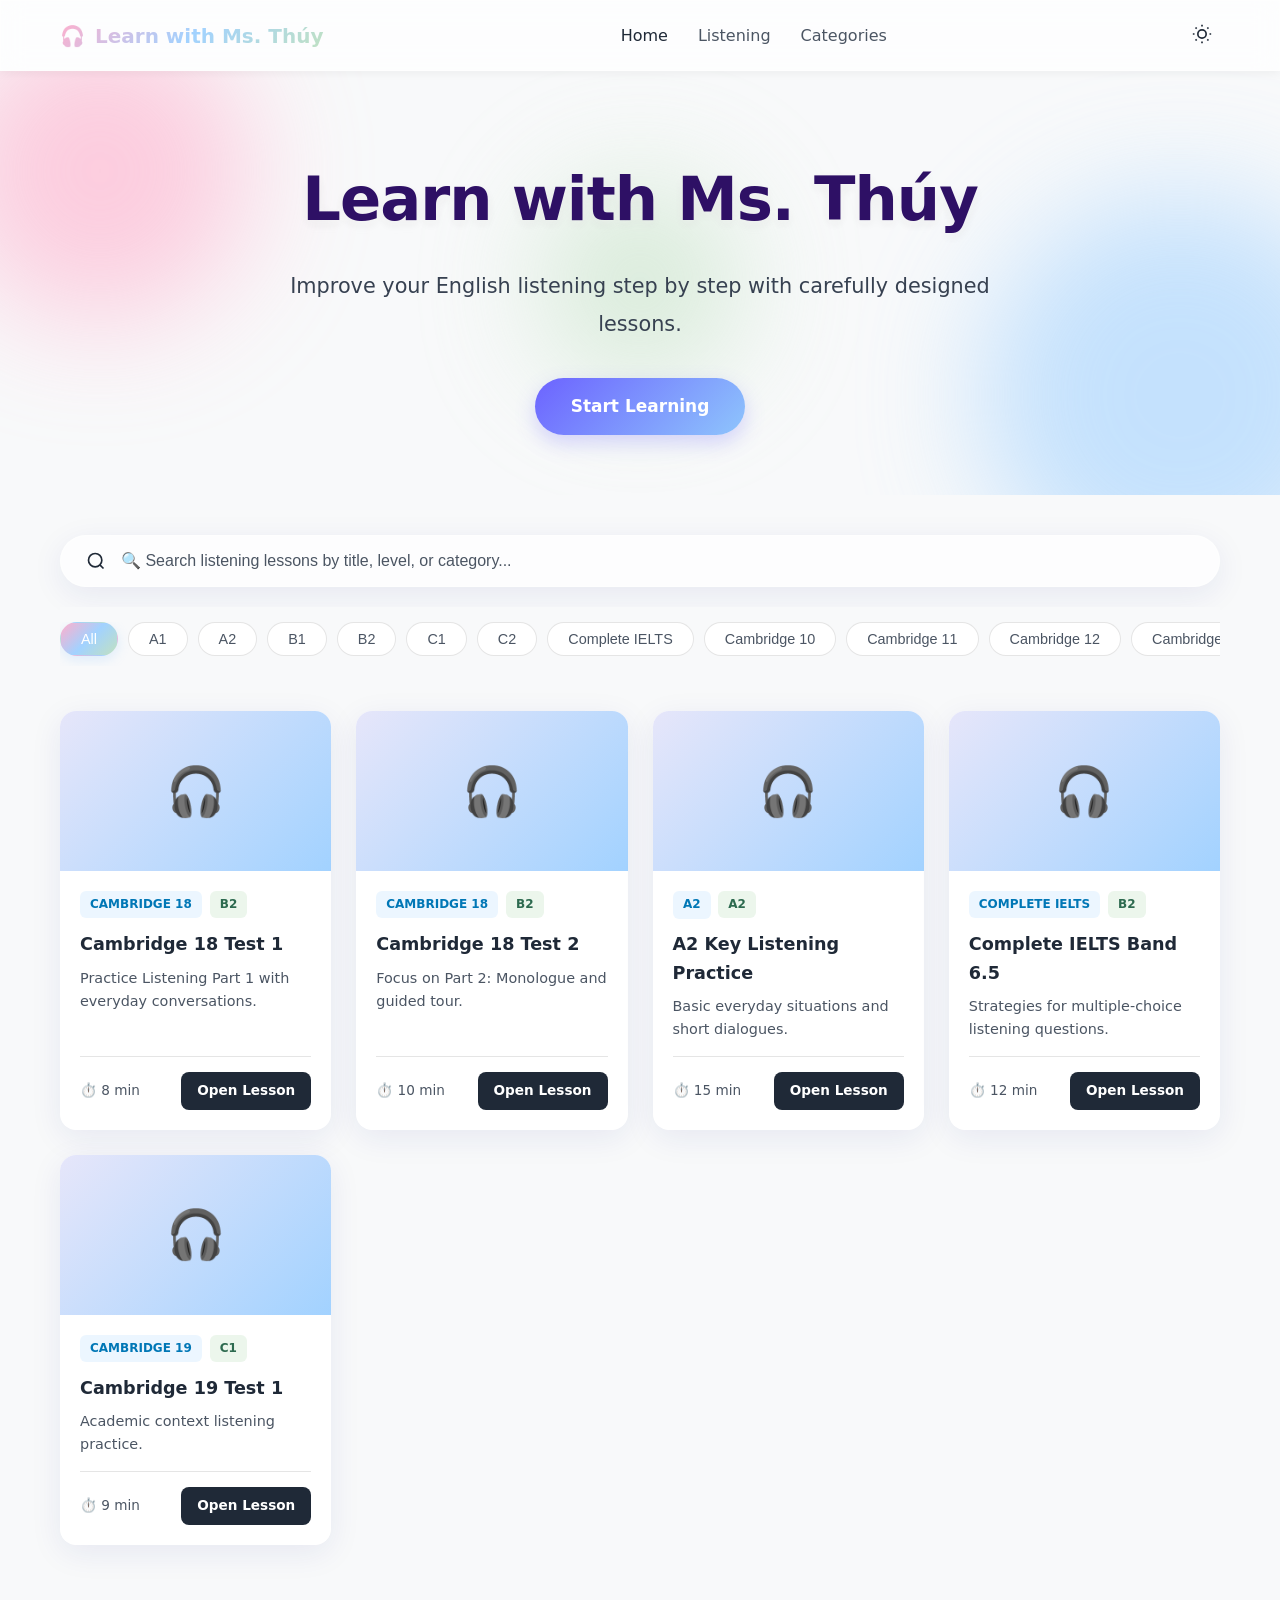
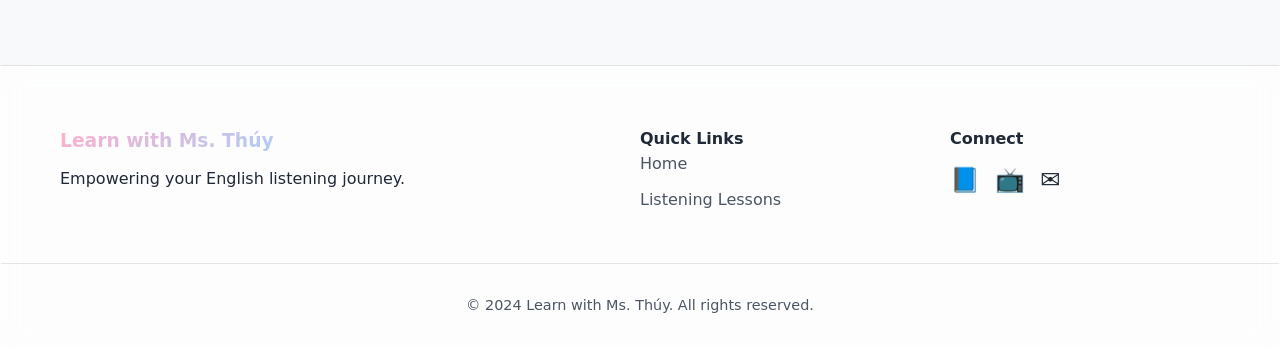
<file: index.html>
<!DOCTYPE html>
<html lang="en">
<head>
    <meta charset="UTF-8">
    <meta name="viewport" content="width=device-width, initial-scale=1.0">
    <meta name="description" content="Learn with Ms. Thúy - Improve your English listening step by step with carefully designed lessons.">
    <title>Learn with Ms. Thúy | English Listening</title>
    <link rel="stylesheet" href="css/style.css">
    <link rel="icon" type="image/png" href="assets/icons/favicon.png">
</head>
<body>
    <!-- Sticky Navigation -->
    <nav class="navbar glass">
        <div class="container nav-container">
            <a href="index.html" class="logo">
                <span class="logo-icon">🎧</span>
                <span class="logo-text">Learn with Ms. Thúy</span>
            </a>
            <div class="nav-links">
                <a href="index.html" class="active">Home</a>
                <a href="#lessons-section">Listening</a>
                <a href="#categories-section">Categories</a>
            </div>
            <button id="theme-toggle" class="icon-btn" aria-label="Toggle Dark Mode">
                <svg class="sun-icon" width="20" height="20" viewBox="0 0 24 24" fill="none" stroke="currentColor" stroke-width="2"><circle cx="12" cy="12" r="5"/><path d="M12 1v2M12 21v2M4.22 4.22l1.42 1.42M18.36 18.36l1.42 1.42M1 12h2M21 12h2M4.22 19.78l1.42-1.42M18.36 5.64l1.42-1.42"/></svg>
                <svg class="moon-icon" width="20" height="20" viewBox="0 0 24 24" fill="none" stroke="currentColor" stroke-width="2"><path d="M21 12.79A9 9 0 1 1 11.21 3 7 7 0 0 0 21 12.79z"/></svg>
            </button>
        </div>
    </nav>

    <!-- Hero Section -->
    <header class="hero">
        <div class="container hero-content">
            <h1 class="fade-in-up">Learn with Ms. Thúy</h1>
            <p class="subtitle fade-in-up delay-1">Improve your English listening step by step with carefully designed lessons.</p>
            <a href="#lessons-section" class="btn btn-primary fade-in-up delay-2">Start Learning</a>
        </div>
        <div class="hero-bg-shapes">
            <div class="shape shape-1"></div>
            <div class="shape shape-2"></div>
            <div class="shape shape-3"></div>
        </div>
    </header>

    <!-- Main Content -->
    <main class="container" id="lessons-section">
        <!-- Search Bar -->
        <section class="search-section fade-in-up">
            <div class="search-box glass">
                <svg width="20" height="20" viewBox="0 0 24 24" fill="none" stroke="currentColor" stroke-width="2"><circle cx="11" cy="11" r="8"/><path d="m21 21-4.35-4.35"/></svg>
                <input type="text" id="search-input" placeholder="🔍 Search listening lessons by title, level, or category...">
            </div>
        </section>

        <!-- Category Filter -->
        <section class="category-filter sticky-filter" id="categories-section">
            <div class="category-pills" id="category-container">
                <!-- Categories injected by JS -->
            </div>
        </section>

        <!-- Lessons Grid -->
        <section class="lessons-grid" id="lessons-grid">
            <!-- Loading Skeleton -->
            <div class="skeleton-card"></div>
            <div class="skeleton-card"></div>
            <div class="skeleton-card"></div>
            <div class="skeleton-card"></div>
        </section>

        <!-- Empty State -->
        <div id="empty-state" class="empty-state hidden">
            <svg width="80" height="80" viewBox="0 0 24 24" fill="none" stroke="currentColor" stroke-width="1.5"><circle cx="11" cy="11" r="8"/><path d="m21 21-4.35-4.35"/><path d="M8 11h6"/></svg>
            <h3>No lessons found</h3>
            <p>Try adjusting your search or category filter.</p>
        </div>

        <!-- Pagination -->
        <div class="pagination" id="pagination">
            <!-- Pagination injected by JS -->
        </div>
    </main>

    <!-- Footer -->
    <footer class="footer glass">
        <div class="container footer-content">
            <div class="footer-brand">
                <h3>Learn with Ms. Thúy</h3>
                <p>Empowering your English listening journey.</p>
            </div>
            <div class="footer-links">
                <h4>Quick Links</h4>
                <a href="index.html">Home</a>
                <a href="#lessons-section">Listening Lessons</a>
            </div>
            <div class="footer-social">
                <h4>Connect</h4>
                <div class="social-icons">
                    <a href="#" aria-label="Facebook">📘</a>
                    <a href="#" aria-label="YouTube">📺</a>
                    <a href="#" aria-label="Email">✉️</a>
                </div>
            </div>
        </div>
        <div class="footer-bottom">
            <p>&copy; 2024 Learn with Ms. Thúy. All rights reserved.</p>
        </div>
    </footer>

    <!-- Back to Top -->
    <button id="back-to-top" class="back-to-top" aria-label="Back to top">↑</button>

    <script src="js/app.js"></script>
</body>
</html>
</file>
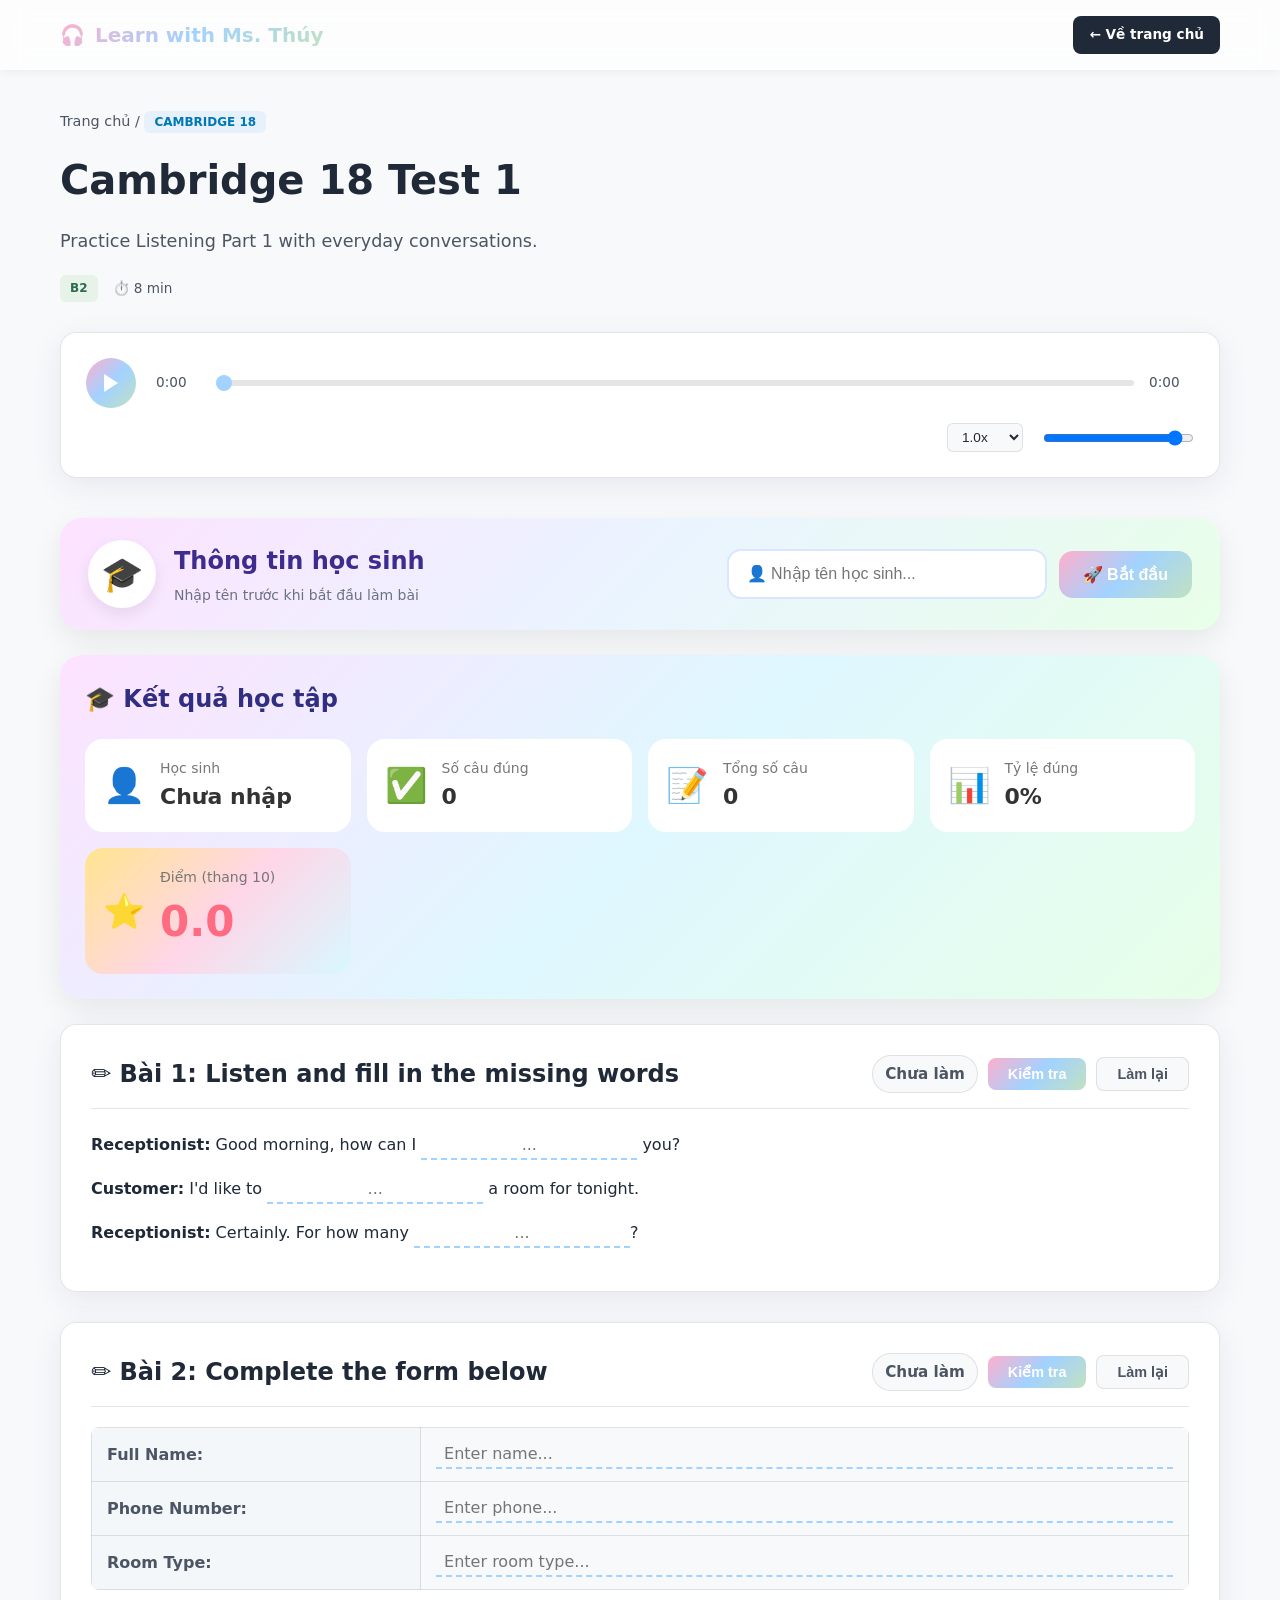
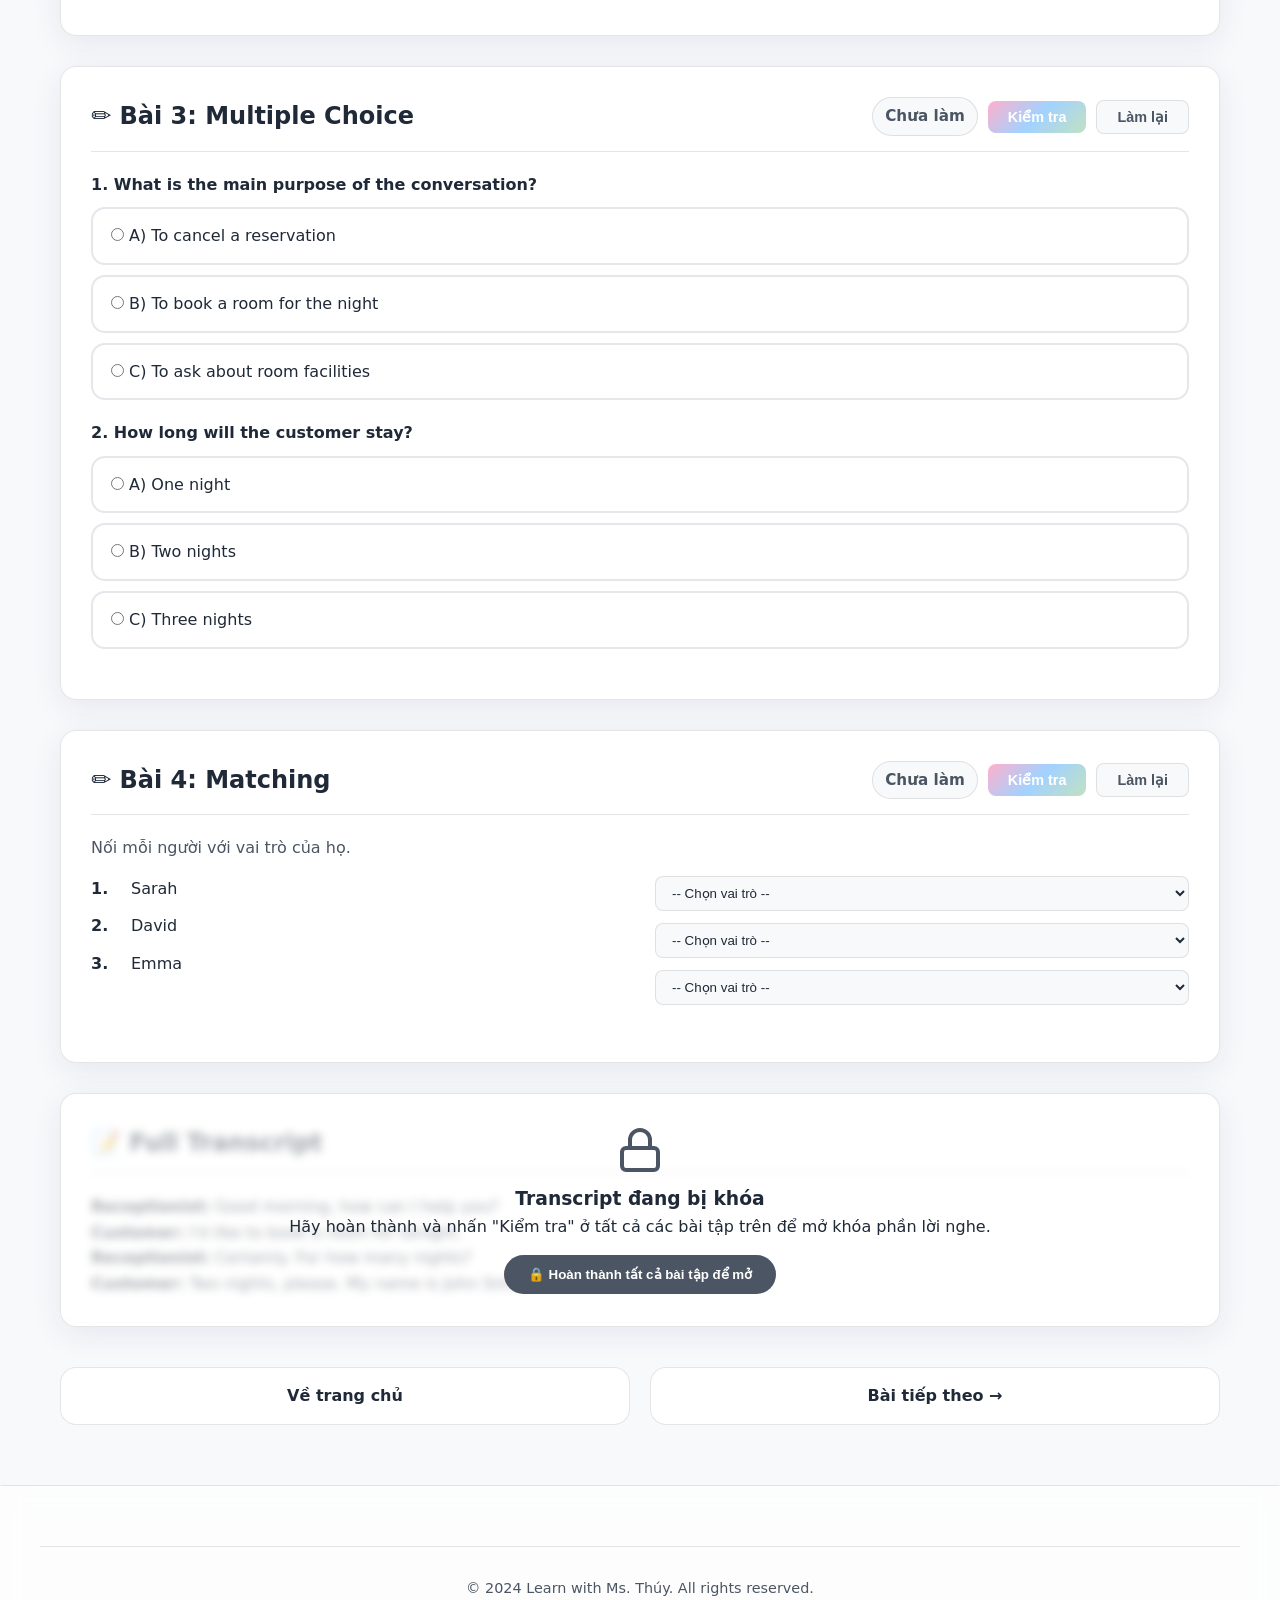
<file: listening/lesson1.html>
<!DOCTYPE html>
<html lang="vi">
<head>
    <meta charset="UTF-8">
    <meta name="viewport" content="width=device-width, initial-scale=1.0">
    <title>Lesson - Learn with Ms. Thúy</title>
    <link rel="stylesheet" href="../css/style.css">
</head>
<!-- ⚠️ QUAN TRỌNG: Đổi số thứ tự ở data-lesson-index cho mỗi bài (bài 1 là 0, bài 2 là 1...) -->
<body data-lesson-index="0">
    <nav class="navbar glass">
        <div class="container nav-container">
            <a href="../index.html" class="logo">
                <span class="logo-icon">🎧</span>
                <span class="logo-text">Learn with Ms. Thúy</span>
            </a>
            <a href="../index.html" class="btn-open">← Về trang chủ</a>
        </div>
    </nav>

    <main class="container">
        <!-- Header -->
        <header class="lesson-header fade-in-up">
            <div class="breadcrumb"><a href="../index.html">Trang chủ</a> / <span id="category-badge" class="badge badge-category">Category</span></div>
            <h1 class="lesson-title" id="lesson-title">Đang tải...</h1>
            <p class="card-desc" id="lesson-desc" style="font-size: 1.1rem; margin-bottom: 20px;">Đang tải mô tả...</p>
            <div class="lesson-meta">
                <span class="badge badge-level" id="level-badge">Level</span>
                <span class="duration" id="duration-badge">⏱️ Duration</span>
            </div>
        </header>

        <!-- Audio Player -->
        <section class="custom-audio-player fade-in-up delay-1">
            <audio id="lesson-audio"></audio>
            <div class="player-controls">
                <button class="play-btn" id="play-btn" aria-label="Play/Pause">
                    <svg width="24" height="24" viewBox="0 0 24 24" fill="currentColor"><polygon points="5 3 19 12 5 21 5 3"/></svg>
                </button>
                <div class="progress-container">
                    <span class="time-display" id="current-time">0:00</span>
                    <input type="range" class="progress-bar" id="progress-bar" value="0" min="0" max="100">
                    <span class="time-display" id="duration">0:00</span>
                </div>
            </div>
            <div class="player-extras">
                <select class="speed-select" id="speed-control" aria-label="Playback Speed">
                    <option value="0.75">0.75x</option>
                    <option value="1" selected>1.0x</option>
                    <option value="1.25">1.25x</option>
                    <option value="1.5">1.5x</option>
                    <option value="2">2.0x</option>
                </select>
                <input type="range" class="volume-control" id="volume-control" min="0" max="1" step="0.1" value="1" title="Volume" aria-label="Volume">
            </div>
        </section>

        <!-- ========================================== -->
        <!-- BÀI TẬP (EXERCISES) - XÓA PHẦN KHÔNG CẦN -->
        <!-- ========================================== -->
      <!-- ========================================== -->
<!-- THÔNG TIN HỌC SINH -->
<!-- ========================================== -->
<section class="student-info-card fade-in-up delay-1">

    <div class="student-left">

        <div class="student-avatar">
            🎓
        </div>

        <div>
            <h2 class="student-heading">
                Thông tin học sinh
            </h2>

            <p class="student-subtitle">
                Nhập tên trước khi bắt đầu làm bài
            </p>
        </div>

    </div>

    <div class="student-right">

        <input
            type="text"
            id="student-name"
            class="student-name-input"
            placeholder="👤 Nhập tên học sinh..."
            autocomplete="off"
        >

        <button
            type="button"
            class="btn-check"
            id="start-btn">
            🚀 Bắt đầu
        </button>

    </div>

</section>
<!-- ========================================== -->
<!-- KẾT QUẢ HỌC SINH -->
<!-- ========================================== -->
<section class="student-result-card fade-in-up delay-1">
    <div class="result-header">
        🎓 Kết quả học tập
    </div>

    <div class="result-grid">

        <div class="result-item">
            <span class="icon">👤</span>
            <div>
                <div class="label">Học sinh</div>
                <div class="value" id="student-display">
                    Chưa nhập
                </div>
            </div>
        </div>

        <div class="result-item">
            <span class="icon">✅</span>
            <div>
                <div class="label">Số câu đúng</div>
                <div class="value" id="correct-count">
                    0
                </div>
            </div>
        </div>

        <div class="result-item">
            <span class="icon">📝</span>
            <div>
                <div class="label">Tổng số câu</div>
                <div class="value" id="total-count">
                    0
                </div>
            </div>
        </div>

        <div class="result-item">
            <span class="icon">📊</span>
            <div>
                <div class="label">Tỷ lệ đúng</div>
                <div class="value" id="percent-score">
                    0%
                </div>
            </div>
        </div>

        <div class="result-item highlight">
            <span class="icon">⭐</span>
            <div>
                <div class="label">Điểm (thang 10)</div>
                <div class="value big-score" id="score10">
                    0.0
                </div>
            </div>
        </div>

    </div>
</section>
        <!-- ========================================== -->
        <!-- BÀI 1: Gap-fill (Nghe và điền vào transcript) -->
        <!-- ========================================== -->
        <section class="lesson-section fade-in-up delay-2" id="exercise-1">
            <div class="exercise-header">
                <h2 class="section-title" style="margin:0; border:none; padding:0;">✏️ Bài 1: Listen and fill in the missing words</h2>
                <div class="exercise-controls">
                    <span class="score-display" id="score-1">Chưa làm</span>
                    <button class="btn-check" onclick="checkExercise(1, 'text')">Kiểm tra</button>
                    <button class="btn-reset" onclick="resetExercise(1, 'text')">Làm lại</button>
                </div>
            </div>
            <div class="transcript-gapfill">
                <p><strong>Receptionist:</strong> Good morning, how can I <input type="text" class="gap-input" data-answer="help" placeholder="..."> you?</p>
                <p><strong>Customer:</strong> I'd like to <input type="text" class="gap-input" data-answer="book" placeholder="..."> a room for tonight.</p>
                <p><strong>Receptionist:</strong> Certainly. For how many <input type="text" class="gap-input" data-answer="nights" placeholder="...">?</p>
            </div>
        </section>

        <!-- ========================================== -->
        <!-- BÀI 2: Form / Summary filling -->
        <!-- ========================================== -->
        <section class="lesson-section fade-in-up delay-2" id="exercise-2">
            <div class="exercise-header">
                <h2 class="section-title" style="margin:0; border:none; padding:0;">✏️ Bài 2: Complete the form below</h2>
                <div class="exercise-controls">
                    <span class="score-display" id="score-2">Chưa làm</span>
                    <button class="btn-check" onclick="checkExercise(2, 'text')">Kiểm tra</button>
                    <button class="btn-reset" onclick="resetExercise(2, 'text')">Làm lại</button>
                </div>
            </div>
            <table class="form-table">
                <tr>
                    <td><strong>Full Name:</strong></td>
                    <td><input type="text" class="gap-input" data-answer="john smith" placeholder="Enter name..."></td>
                </tr>
                <tr>
                    <td><strong>Phone Number:</strong></td>
                    <td><input type="text" class="gap-input" data-answer="0909123456" placeholder="Enter phone..."></td>
                </tr>
                <tr>
                    <td><strong>Room Type:</strong></td>
                    <td><input type="text" class="gap-input" data-answer="double" placeholder="Enter room type..."></td>
                </tr>
            </tr>
            </table>
        </section>

        <!-- ========================================== -->
        <!-- BÀI 3: Multiple Choice -->
        <!-- ========================================== -->
        <section class="lesson-section fade-in-up delay-2" id="exercise-3">
            <div class="exercise-header">
                <h2 class="section-title" style="margin:0; border:none; padding:0;">✏️ Bài 3: Multiple Choice</h2>
                <div class="exercise-controls">
                    <span class="score-display" id="score-3">Chưa làm</span>
                    <button class="btn-check" onclick="checkExercise(3, 'radio')">Kiểm tra</button>
                    <button class="btn-reset" onclick="resetExercise(3, 'radio')">Làm lại</button>
                </div>
            </div>
            
            <div class="exercise-item" data-question="1">
                <p class="exercise-question">1. What is the main purpose of the conversation?</p>
                <div class="exercise-options">
                    <label><input type="radio" name="q3_1" value="A"> A) To cancel a reservation</label>
                    <label><input type="radio" name="q3_1" value="B" data-answer="true"> B) To book a room for the night</label>
                    <label><input type="radio" name="q3_1" value="C"> C) To ask about room facilities</label>
                </div>
            </div>

            <div class="exercise-item" data-question="2">
                <p class="exercise-question">2. How long will the customer stay?</p>
                <div class="exercise-options">
                    <label><input type="radio" name="q3_2" value="A"> A) One night</label>
                    <label><input type="radio" name="q3_2" value="B" data-answer="true"> B) Two nights</label>
                    <label><input type="radio" name="q3_2" value="C"> C) Three nights</label>
                </div>
            </div>
        </section>

        <!-- ========================================== -->
        <!-- BÀI 4: Matching -->
        <!-- ========================================== -->
        <section class="lesson-section fade-in-up delay-2" id="exercise-4">
            <div class="exercise-header">
                <h2 class="section-title" style="margin:0; border:none; padding:0;">✏️ Bài 4: Matching</h2>
                <div class="exercise-controls">
                    <span class="score-display" id="score-4">Chưa làm</span>
                    <button class="btn-check" onclick="checkExercise(4, 'select')">Kiểm tra</button>
                    <button class="btn-reset" onclick="resetExercise(4, 'select')">Làm lại</button>
                </div>
            </div>
            <p style="margin-bottom: 15px; color: var(--text-secondary);">Nối mỗi người với vai trò của họ.</p>
            
            <div class="matching-container">
                <div class="match-col">
                    <p><strong>1.</strong> Sarah</p>
                    <p><strong>2.</strong> David</p>
                    <p><strong>3.</strong> Emma</p>
                </div>
                <div class="match-col">
                    <p>
                        <select class="match-select" data-answer="receptionist">
                            <option value="">-- Chọn vai trò --</option>
                            <option value="manager">Hotel Manager</option>
                            <option value="receptionist">Receptionist</option>
                            <option value="chef">Head Chef</option>
                        </select>
                    </p>
                    <p>
                        <select class="match-select" data-answer="chef">
                            <option value="">-- Chọn vai trò --</option>
                            <option value="manager">Hotel Manager</option>
                            <option value="receptionist">Receptionist</option>
                            <option value="chef">Head Chef</option>
                        </select>
                    </p>
                    <p>
                        <select class="match-select" data-answer="manager">
                            <option value="">-- Chọn vai trò --</option>
                            <option value="manager">Hotel Manager</option>
                            <option value="receptionist">Receptionist</option>
                            <option value="chef">Head Chef</option>
                        </select>
                    </p
                </div>
            </div>
        </section>

        <!-- ========================================== -->
        <!-- TRANSCRIPT (Bị khóa cho đến khi làm hết) -->
        <!-- ========================================== -->
        <section class="lesson-section transcript-section fade-in-up delay-2" id="transcript-section">
            <div class="transcript-overlay" id="transcript-overlay">
                <svg width="48" height="48" viewBox="0 0 24 24" fill="none" stroke="currentColor" stroke-width="2" style="color: var(--text-secondary); margin-bottom: 10px;"><rect x="3" y="11" width="18" height="11" rx="2" ry="2"/><path d="M7 11V7a5 5 0 0 1 10 0v4"/></svg>
                <h3>Transcript đang bị khóa</h3>
                <p>Hãy hoàn thành và nhấn "Kiểm tra" ở tất cả các bài tập trên để mở khóa phần lời nghe.</p>
                <button class="unlock-btn" id="unlock-transcript-btn" disabled>🔒 Mở khóa Transcript</button>
            </div>
            
            <h2 class="section-title">📝 Full Transcript</h2>
            <p><strong>Receptionist:</strong> Good morning, how can I help you?</p>
            <p><strong>Customer:</strong> I'd like to book a room for tonight.</p>
            <p><strong>Receptionist:</strong> Certainly. For how many nights?</p>
            <p><strong>Customer:</strong> Two nights, please. My name is John Smith.</p>
        </section>
        <!-- Navigation -->
        <nav class="lesson-nav">
            <a href="#" id="prev-lesson-btn" class="nav-btn" style="display: none;">← Bài trước</a>
            <a href="../index.html" class="nav-btn">Về trang chủ</a>
            <a href="#" id="next-lesson-btn" class="nav-btn" style="display: none;">Bài tiếp theo →</a>
        </nav>
    </main>

    <footer class="footer glass">
        <div class="container footer-bottom">
            <p>&copy; 2024 Learn with Ms. Thúy. All rights reserved.</p>
        </div>
    </footer>

    <script src="../js/lesson.js"></script>
</body>
</html>
</file>
<file: css/style.css>
/* =========================================
   1. CSS VARIABLES & THEME
   ========================================= */
:root {

    /* Pastel Theme */
    --primary-gradient: linear-gradient(
        135deg,
        #FFAFCC 0%,
        #A2D2FF 50%,
        #C1E1C1 100%
    );

    --lavender:#E6E6FA;
    --sky-blue:#A2D2FF;
    --mint:#C1E1C1;
    --peach:#FFC8A2;
    --soft-pink:#FFAFCC;

    /* Background */
    --bg-body:#F8F9FA;
    --bg-card:#FFFFFF;
    --bg-surface:#FFFFFF;

    /* TEXT (đậm hơn nhiều) */
    --text-primary:#1F2937;
    --text-secondary:#4B5563;
    --text-light:#6B7280;

    /* Accent */
    --heading-color:#312E81;
    --link-color:#2563EB;
    --success:#15803D;
    --danger:#DC2626;

    --border-color:rgba(0,0,0,.10);

    --shadow:
        0 8px 32px rgba(31,38,135,.08);

    --shadow-hover:
        0 12px 40px rgba(31,38,135,.16);

    --radius-sm:8px;
    --radius-md:16px;
    --radius-lg:24px;

    --transition:
        all .3s cubic-bezier(.4,0,.2,1);

}

[data-theme="dark"] {
    --bg-body: #121212;
    --bg-card: #1E1E1E;
    --bg-surface: #2D2D2D;
    --text-primary: #E0E0E0;
    --text-secondary: #A0A0A0;
    --border-color: rgba(255, 255, 255, 0.1);
    --shadow: 0 8px 32px rgba(0, 0, 0, 0.3);
    --shadow-hover: 0 12px 40px rgba(0, 0, 0, 0.5);
}

/* =========================================
   2. RESET & BASE
   ========================================= */
* { margin: 0; padding: 0; box-sizing: border-box; }
html { scroll-behavior: smooth; }
body {
    font-family: 'Segoe UI', system-ui, -apple-system, sans-serif;
    background-color: var(--bg-body);
    color: var(--text-primary);
    line-height: 1.6;
    transition: var(--transition);
}

.container { max-width: 1200px; margin: 0 auto; padding: 0 20px; }
a { text-decoration: none; color: inherit; transition: var(--transition); }
img { max-width: 100%; display: block; }

/* =========================================
   3. UTILITIES & ANIMATIONS
   ========================================= */
.glass {
    background: rgba(255, 255, 255, 0.7);
    backdrop-filter: blur(12px);
    -webkit-backdrop-filter: blur(12px);
    border: 1px solid rgba(255, 255, 255, 0.3);
}
[data-theme="dark"] .glass {
    background: rgba(30, 30, 30, 0.7);
    border: 1px solid rgba(255, 255, 255, 0.05);
}

.hidden { display: none !important; }

@keyframes fadeInUp {
    from { opacity: 0; transform: translateY(20px); }
    to { opacity: 1; transform: translateY(0); }
}
.fade-in-up { animation: fadeInUp 0.6s ease-out forwards; }
.delay-1 { animation-delay: 0.1s; }
.delay-2 { animation-delay: 0.2s; }

@keyframes shimmer {
    0% { background-position: 200% 0; }
    100% { background-position: -200% 0; }
}

/* =========================================
   4. NAVIGATION
   ========================================= */
.navbar {
    position: sticky;
    top: 0;
    z-index: 1000;
    padding: 15px 0;
    box-shadow: 0 2px 10px rgba(0,0,0,0.05);
}
.nav-container {
    display: flex;
    justify-content: space-between;
    align-items: center;
}
.logo {
    display: flex;
    align-items: center;
    gap: 10px;
    font-weight: 700;
    font-size: 1.25rem;
    background: var(--primary-gradient);
    -webkit-background-clip: text;
    -webkit-text-fill-color: transparent;
}
.nav-links { display: flex; gap: 30px; }
.nav-links a {
    font-weight: 500;
    color: var(--text-secondary);
    position: relative;
}
.nav-links a:hover, .nav-links a.active { color: var(--text-primary); }
.nav-links a::after {
    content: '';
    position: absolute;
    bottom: -5px;
    left: 0;
    width: 0;
    height: 2px;
    background: var(--primary-gradient);
    transition: var(--transition);
}
.nav-links a:hover::after { width: 100%; }

.icon-btn {
    background: none;
    border: none;
    cursor: pointer;
    color: var(--text-primary);
    padding: 8px;
    border-radius: 50%;
    transition: var(--transition);
}
.icon-btn:hover { background: var(--border-color); }
[data-theme="dark"] .sun-icon { display: none; }
[data-theme="light"] .moon-icon { display: none; }

/* =========================================
   5. HERO SECTION
   ========================================= */
.hero {
    position: relative;
    padding: 80px 0 60px;
    text-align: center;
    overflow: hidden;
}
.hero h1 {
    font-size: 3.8rem;
    font-weight: 900;
    margin-bottom: 20px;

    color: #2E1065; /* tím than đậm */

    background: none;
    -webkit-background-clip: initial;
    -webkit-text-fill-color: initial;

    letter-spacing: -1px;

    text-shadow:
        0 2px 8px rgba(255,255,255,.5),
        0 4px 12px rgba(0,0,0,.08);
}
.hero .subtitle {
    font-size: 1.3rem;
    font-weight: 500;
    color: #374151;

    max-width: 700px;
    margin: 0 auto 35px;

    line-height: 1.8;
}
.btn-primary {

    display:inline-block;

    padding:15px 36px;

    background:linear-gradient(
        135deg,
        #6C63FF,
        #8EC5FC
    );

    color:#FFFFFF;

    font-size:17px;

    font-weight:700;

    border-radius:999px;

    box-shadow:
        0 8px 20px rgba(108,99,255,.25);

    transition:.3s;
}

.btn-primary:hover{

    transform:translateY(-3px) scale(1.03);

    box-shadow:
        0 12px 30px rgba(108,99,255,.35);

}

.hero-bg-shapes {
    position: absolute;
    top: 0; left: 0; width: 100%; height: 100%;
    z-index: -1;
    pointer-events: none;
}
.shape {
    position: absolute;
    border-radius: 50%;
    filter: blur(60px);
    opacity: 0.6;
}
.shape-1 { width: 300px; height: 300px; background: var(--soft-pink); top: -50px; left: -50px; }
.shape-2 { width: 400px; height: 400px; background: var(--sky-blue); bottom: -100px; right: -100px; }
.shape-3 { width: 200px; height: 200px; background: var(--mint); top: 50%; left: 50%; transform: translate(-50%, -50%); }

/* =========================================
   6. SEARCH & FILTER
   ========================================= */
.search-section { margin: 40px 0 20px; }
.search-box {
    display: flex;
    align-items: center;
    gap: 15px;
    padding: 15px 25px;
    border-radius: 50px;
    box-shadow: var(--shadow);
}
.search-box input {
    flex: 1;
    border: none;
    background: transparent;
    font-size: 1rem;
    color: var(--text-primary);
    outline: none;
}
.search-box input::placeholder { color: var(--text-secondary); }

.sticky-filter {
    position: sticky;
    top: 70px;
    z-index: 90;
    background: var(--bg-body);
    padding: 15px 0;
    margin-bottom: 30px;
}
.category-pills {
    display: flex;
    gap: 10px;
    overflow-x: auto;
    padding-bottom: 10px;
    scrollbar-width: none;
}
.category-pills::-webkit-scrollbar { display: none; }
.pill {
    padding: 8px 20px;
    border-radius: 50px;
    background: var(--bg-card);
    border: 1px solid var(--border-color);
    color: var(--text-secondary);
    font-size: 0.9rem;
    font-weight: 500;
    cursor: pointer;
    white-space: nowrap;
    transition: var(--transition);
}
.pill:hover { border-color: var(--sky-blue); color: var(--text-primary); }
.pill.active {
    background: var(--primary-gradient);
    color: white;
    border-color: transparent;
    box-shadow: 0 4px 12px rgba(162, 210, 255, 0.3);
}

/* =========================================
   7. LESSON CARDS
   ========================================= */
.lessons-grid {
    display: grid;
    grid-template-columns: repeat(4, 1fr);
    gap: 25px;
    margin-bottom: 40px;
}
.lesson-card {
    position: relative;
    background: var(--bg-card);
    border-radius: var(--radius-md);
    overflow: hidden;
    box-shadow: var(--shadow);
    transition: var(--transition);
    z-index: 1;
    display: flex;
    flex-direction: column;
}
.lesson-card::before {
    content: "";
    position: absolute;
    inset: -2px;
    border-radius: 18px;
    background: var(--primary-gradient);
    z-index: -1;
    opacity: 0;
    transition: opacity 0.3s ease;
}
.lesson-card:hover { transform: translateY(-8px); box-shadow: var(--shadow-hover); }
.lesson-card:hover::before { opacity: 1; }

.card-image {
    height: 160px;
    background: linear-gradient(135deg, var(--lavender), var(--sky-blue));
    display: flex;
    align-items: center;
    justify-content: center;
    font-size: 3rem;
}
.card-content { padding: 20px; flex: 1; display: flex; flex-direction: column; }
.card-badges { display: flex; gap: 8px; margin-bottom: 12px; flex-wrap: wrap; }
.badge {
    padding: 4px 10px;
    border-radius: 6px;
    font-size: 0.75rem;
    font-weight: 600;
    text-transform: uppercase;
}
.badge-category { background: rgba(162, 210, 255, 0.2); color: #0077B6; }
.badge-level { background: rgba(193, 225, 193, 0.3); color: #2D6A4F; }
[data-theme="dark"] .badge-category { color: #87CEEB; }
[data-theme="dark"] .badge-level { color: #98FF98; }

.card-title { font-size: 1.1rem; font-weight: 700; margin-bottom: 8px; color: var(--text-primary); }
.card-desc { font-size: 0.9rem; color: var(--text-secondary); margin-bottom: 15px; flex: 1; }
.card-footer {
    display: flex;
    justify-content: space-between;
    align-items: center;
    margin-top: auto;
    padding-top: 15px;
    border-top: 1px solid var(--border-color);
}
.duration { font-size: 0.85rem; color: var(--text-secondary); display: flex; align-items: center; gap: 5px; }
.btn-open {
    padding: 8px 16px;
    background: var(--text-primary);
     color:#FFFFFF;
    border-radius: 8px;
    font-size: 0.85rem;
    font-weight: 600;
    transition: var(--transition);
}
.btn-open:hover { background: var(--primary-gradient); color: white; }

/* Skeleton Loading */
.skeleton-card {
    height: 320px;
    background: var(--bg-card);
    border-radius: var(--radius-md);
    background: linear-gradient(90deg, var(--bg-card) 25%, var(--border-color) 50%, var(--bg-card) 75%);
    background-size: 200% 100%;
    animation: shimmer 1.5s infinite;
}

/* Empty State */
.empty-state {
    text-align: center;
    padding: 60px 20px;
    color: var(--text-secondary);
}
.empty-state svg { margin-bottom: 20px; opacity: 0.5; }

/* =========================================
   8. PAGINATION
   ========================================= */
.pagination {
    display: flex;
    justify-content: center;
    align-items: center;
    gap: 8px;
    margin: 40px 0 80px;
}
.page-btn {
    width: 40px;
    height: 40px;
    display: flex;
    align-items: center;
    justify-content: center;
    border-radius: 10px;
    background: var(--bg-card);
    border: 1px solid var(--border-color);
    color: var(--text-primary);
    cursor: pointer;
    transition: var(--transition);
    font-weight: 500;
}
.page-btn:hover:not(:disabled) { border-color: var(--sky-blue); color: var(--sky-blue); }
.page-btn.active {
    background: var(--primary-gradient);
    color: white;
    border-color: transparent;
}
.page-btn:disabled { opacity: 0.5; cursor: not-allowed; }

/* =========================================
   9. LESSON PAGE SPECIFIC
   ========================================= */
.lesson-header { margin: 40px 0 30px; }
.breadcrumb { font-size: 0.9rem; color: var(--text-secondary); margin-bottom: 15px; }
.breadcrumb a:hover { color: var(--sky-blue); }
.lesson-title { font-size: 2.5rem; font-weight: 800; margin-bottom: 15px; }
.lesson-meta { display: flex; gap: 15px; flex-wrap: wrap; margin-bottom: 30px; }

.custom-audio-player {
    background: var(--bg-surface);
    border-radius: var(--radius-md);
    padding: 25px;
    box-shadow: var(--shadow);
    margin-bottom: 40px;
    border: 1px solid var(--border-color);
}
.player-controls {
    display: flex;
    align-items: center;
    gap: 20px;
    margin-bottom: 15px;
}
.play-btn {
    width: 50px;
    height: 50px;
    border-radius: 50%;
    background: var(--primary-gradient);
    border: none;
    color: white;
    cursor: pointer;
    display: flex;
    align-items: center;
    justify-content: center;
    transition: var(--transition);
}
.play-btn:hover { transform: scale(1.05); }
.progress-container { flex: 1; display: flex; align-items: center; gap: 15px; }
.progress-bar {
    flex: 1;
    -webkit-appearance: none;
    height: 6px;
    border-radius: 3px;
    background: var(--border-color);
    outline: none;
    cursor: pointer;
}
.progress-bar::-webkit-slider-thumb {
    -webkit-appearance: none;
    width: 16px;
    height: 16px;
    border-radius: 50%;
    background: var(--sky-blue);
    cursor: pointer;
}
.time-display { font-size: 0.85rem; color: var(--text-secondary); font-variant-numeric: tabular-nums; min-width: 45px; }
.player-extras { display: flex; align-items: center; gap: 20px; justify-content: flex-end; }
.speed-select, .volume-control {
    background: var(--bg-body);
    border: 1px solid var(--border-color);
    color: var(--text-primary);
    padding: 5px 10px;
    border-radius: 6px;
    font-size: 0.85rem;
    outline: none;
}

.lesson-section {
    background: var(--bg-card);
    border-radius: var(--radius-md);
    padding: 30px;
    margin-bottom: 30px;
    box-shadow: var(--shadow);
    border: 1px solid var(--border-color);
}
.section-title {
    font-size: 1.5rem;
    font-weight: 700;
    margin-bottom: 20px;
    padding-bottom: 10px;
    border-bottom: 2px solid var(--border-color);
    display: flex;
    align-items: center;
    gap: 10px;
}

/* Vocabulary Table */
.vocab-table { width: 100%; border-collapse: collapse; }
.vocab-table th, .vocab-table td {
    padding: 12px 15px;
    text-align: left;
    border-bottom: 1px solid var(--border-color);
}
.vocab-table th { color: var(--text-secondary); font-weight: 600; font-size: 0.9rem; }
.vocab-table tr:hover { background: rgba(162, 210, 255, 0.05); }

/* Notes & Exercises */
.note-box {
    background: rgba(193, 225, 193, 0.2);
    border-left: 4px solid var(--mint);
    padding: 20px;
    border-radius: 0 var(--radius-sm) var(--radius-sm) 0;
    margin-bottom: 15px;
}
.exercise-item { margin-bottom: 20px; }
.exercise-question { font-weight: 600; margin-bottom: 10px; }
.exercise-options label {
    display: block;
    padding: 10px 15px;
    background: var(--bg-body);
    border-radius: var(--radius-sm);
    margin-bottom: 8px;
    cursor: pointer;
    transition: var(--transition);
    border: 1px solid transparent;
}
.exercise-options label:hover { border-color: var(--sky-blue); }
.answer-key {
    background: rgba(255, 175, 204, 0.15);
    border: 1px dashed var(--soft-pink);
    padding: 15px;
    border-radius: var(--radius-sm);
    margin-top: 10px;
    display: none;
}
.answer-key.visible { display: block; animation: fadeInUp 0.3s ease; }

.lesson-nav {
    display: flex;
    justify-content: space-between;
    margin: 40px 0;
    gap: 20px;
}
.nav-btn {
    flex: 1;
    padding: 15px;
    background: var(--bg-card);
    border: 1px solid var(--border-color);
    border-radius: var(--radius-md);
    text-align: center;
    font-weight: 600;
    transition: var(--transition);
}
.nav-btn:hover { border-color: var(--sky-blue); transform: translateY(-2px); }

/* =========================================
   10. FOOTER & EXTRAS
   ========================================= */
.footer {
    margin-top: 60px;
    padding: 60px 0 30px;
    border-top: 1px solid var(--border-color);
}
.footer-content {
    display: grid;
    grid-template-columns: 2fr 1fr 1fr;
    gap: 40px;
    margin-bottom: 40px;
}
.footer-brand h3 {
    background: var(--primary-gradient);
    -webkit-background-clip: text;
    -webkit-text-fill-color: transparent;
    margin-bottom: 10px;
}
.footer-links a { display: block; margin-bottom: 10px; color: var(--text-secondary); }
.footer-links a:hover { color: var(--sky-blue); }
.social-icons { display: flex; gap: 15px; font-size: 1.5rem; margin-top: 10px; }
.footer-bottom {
    text-align: center;
    padding-top: 30px;
    border-top: 1px solid var(--border-color);
    color: var(--text-secondary);
    font-size: 0.9rem;
}

.back-to-top {
    position: fixed;
    bottom: 30px;
    right: 30px;
    width: 50px;
    height: 50px;
    border-radius: 50%;
    background: var(--primary-gradient);
    color: white;
    border: none;
    font-size: 1.5rem;
    cursor: pointer;
    box-shadow: var(--shadow);
    opacity: 0;
    visibility: hidden;
    transition: var(--transition);
    z-index: 999;
}
.back-to-top.visible { opacity: 1; visibility: visible; }
.back-to-top:hover { transform: translateY(-5px); }

/* =========================================
   11. RESPONSIVE DESIGN
   ========================================= */
@media (max-width: 1024px) {
    .lessons-grid { grid-template-columns: repeat(2, 1fr); }
    .hero h1 { font-size: 2.5rem; }
}
@media (max-width: 768px) {
    .lessons-grid { grid-template-columns: 1fr; }
    .nav-links { display: none; } /* Simplified for mobile, can be expanded to hamburger */
    .footer-content { grid-template-columns: 1fr; text-align: center; }
    .social-icons { justify-content: center; }
    .lesson-title { font-size: 1.8rem; }
    .player-controls { flex-wrap: wrap; }
    .progress-container { width: 100%; order: 3; margin-top: 10px; }
}
/* =========================================
   12. EXERCISES SPECIFIC STYLES
   ========================================= */
.exercise-title {
    font-size: 1.2rem;
    font-weight: 600;
    margin-bottom: 15px;
    color: var(--text-primary);
    padding-left: 12px;
    border-left: 4px solid var(--soft-pink);
}

/* Gap-fill Transcript */
.transcript-gapfill p {
    margin-bottom: 12px;
    line-height: 2;
}
.gap-input {
    border: none;
    border-bottom: 2px dashed var(--sky-blue);
    background: transparent;
    color: var(--text-primary);
    font-size: 1rem;
    padding: 4px 8px;
    min-width: 120px;
    text-align: center;
    outline: none;
    transition: var(--transition);
    font-family: inherit;
}
.gap-input:focus {
    border-bottom-color: var(--soft-pink);
    background: rgba(162, 210, 255, 0.1);
    border-radius: 4px 4px 0 0;
}

/* Form / Summary Table */
.form-table {
    width: 100%;
    border-collapse: collapse;
    margin-bottom: 15px;
    background: var(--bg-body);
    border-radius: var(--radius-sm);
    overflow: hidden;
}
.form-table td {
    padding: 12px 15px;
    border: 1px solid var(--border-color);
}
.form-table td:first-child {
    width: 30%;
    background: rgba(162, 210, 255, 0.05);
    font-weight: 600;
    color: var(--text-secondary);
}
.form-table .gap-input {
    width: 100%;
    text-align: left;
    min-width: auto;
}

/* Matching Exercise */
.matching-container {
    display: flex;
    gap: 30px;
    margin-bottom: 15px;
}
.match-col {
    flex: 1;
}
.match-col p {
    margin-bottom: 12px;
    display: flex;
    align-items: center;
    gap: 10px;
}
.match-col strong {
    min-width: 30px;
}
.match-select {
    flex: 1;
    padding: 8px 12px;
    border: 1px solid var(--border-color);
    border-radius: var(--radius-sm);
    background: var(--bg-body);
    color: var(--text-primary);
    outline: none;
    transition: var(--transition);
}
.match-select:focus {
    border-color: var(--sky-blue);
}

/* Responsive for Matching */
@media (max-width: 768px) {
    .matching-container {
        flex-direction: column;
        gap: 15px;
    }
}
/* =========================================
   13. INTERACTIVE EXERCISES & SCORING
   ========================================= */
.student-info-box {
    background: var(--bg-surface);
    border: 1px solid var(--border-color);
    border-radius: var(--radius-md);
    padding: 20px;
    margin-bottom: 30px;
    display: flex;
    align-items: center;
    gap: 15px;
    box-shadow: var(--shadow);
}
.student-info-box label {
    font-weight: 600;
    color: var(--text-primary);
    white-space: nowrap;
}
.student-name-input {
    flex: 1;
    padding: 10px 15px;
    border: 2px solid var(--border-color);
    border-radius: var(--radius-sm);
    background: var(--bg-body);
    color: var(--text-primary);
    font-size: 1rem;
    outline: none;
    transition: var(--transition);
}
.student-name-input:focus {
    border-color: var(--sky-blue);
}

.exercise-header {
    display: flex;
    justify-content: space-between;
    align-items: center;
    flex-wrap: wrap;
    gap: 15px;
    margin-bottom: 20px;
    padding-bottom: 15px;
    border-bottom: 1px solid var(--border-color);
}
.exercise-controls {
    display: flex;
    align-items: center;
    gap: 10px;
}
.btn-check, .btn-reset {
    padding: 8px 20px;
    border-radius: var(--radius-sm);
    font-weight: 600;
    font-size: 0.9rem;
    cursor: pointer;
    border: none;
    transition: var(--transition);
}
.btn-check {
    background: var(--primary-gradient);
    color: white;
}
.btn-check:hover { opacity: 0.9; transform: translateY(-1px); }
.btn-reset {
    background: var(--bg-body);
    color: var(--text-secondary);
    border: 1px solid var(--border-color);
}
.btn-reset:hover { background: var(--border-color); color: var(--text-primary); }

.score-display {
    font-weight: 700;
    font-size: 0.95rem;
    padding: 6px 12px;
    border-radius: 20px;
    background: var(--bg-body);
    color: var(--text-secondary);
    border: 1px solid var(--border-color);
}
.score-display.perfect {
    background: rgba(76, 201, 240, 0.15);
    color: #0077B6;
    border-color: #4CC9F0;
}

/* Trạng thái Đúng / Sai */
.input-correct {
    border-color: #4CC9F0 !important;
    background-color: rgba(76, 201, 240, 0.1) !important;
    color: #0077B6 !important;
    font-weight: 600;
}
.input-incorrect {
    border-color: #EF476F !important;
    background-color: rgba(239, 71, 111, 0.1) !important;
    color: #D00000 !important;
}
/* Áp dụng cho radio/checkbox label */
.option-correct label {
    border-color: #4CC9F0 !important;
    background-color: rgba(76, 201, 240, 0.1) !important;
    color: #0077B6 !important;
}
.option-incorrect label {
    border-color: #EF476F !important;
    background-color: rgba(239, 71, 111, 0.1) !important;
    color: #D00000 !important;
}

/* Transcript Locked State */
.transcript-section {
    position: relative;
    transition: var(--transition);
}
.transcript-locked {
    opacity: 0.4;
    pointer-events: none;
    filter: blur(2px);
}
.transcript-overlay {
    position: absolute;
    top: 0; left: 0; width: 100%; height: 100%;
    background: rgba(255, 255, 255, 0.6);
    backdrop-filter: blur(4px);
    display: flex;
    flex-direction: column;
    align-items: center;
    justify-content: center;
    border-radius: var(--radius-md);
    z-index: 10;
    text-align: center;
    padding: 20px;
}
[data-theme="dark"] .transcript-overlay {
    background: rgba(30, 30, 30, 0.8);
}
.unlock-btn {
    margin-top: 15px;
    padding: 12px 24px;
    background: var(--text-secondary);
    color: white;
    border: none;
    border-radius: 50px;
    font-weight: 600;
    cursor: not-allowed;
    transition: var(--transition);
}
.unlock-btn.unlocked {
    background: var(--primary-gradient);
    cursor: pointer;
    box-shadow: 0 4px 15px rgba(162, 210, 255, 0.4);
}
.unlock-btn.unlocked:hover { transform: translateY(-2px); }

.student-result-card{
    margin:25px 0;
    padding:25px;
    border-radius:22px;
    background:linear-gradient(135deg,#fde2ff,#dff7ff,#e7ffe8);
    box-shadow:0 10px 30px rgba(0,0,0,.08);
}

.result-header{
    font-size:24px;
    font-weight:700;
    margin-bottom:20px;
    color:var(--heading-color);
}

.result-grid{
    display:grid;
    grid-template-columns:repeat(auto-fit,minmax(220px,1fr));
    gap:16px;
}

.result-item{
    background:#fff;
    border-radius:18px;
    padding:18px;
    display:flex;
    align-items:center;
    gap:15px;
    transition:.3s;
}

.result-item:hover{
    transform:translateY(-4px);
    box-shadow:0 8px 20px rgba(0,0,0,.1);
}

.result-item .icon{
    font-size:34px;
}

.label{
    color:#777;
    font-size:14px;
}

.value{
    font-size:22px;
    font-weight:700;
    color:#333;
}

.highlight{
    background:linear-gradient(135deg,#ffe58f,#ffd6e7,#d8f8ff);
}

.big-score{
    font-size:42px;
    color:#ff6b81;
}
.student-info-card{

display:flex;

justify-content:space-between;

align-items:center;

gap:25px;

padding:22px 28px;

margin:25px 0;

border-radius:22px;

background:linear-gradient(
135deg,
#FDE2FF,
#EAF4FF,
#E8FFE8
);

box-shadow:0 10px 30px rgba(0,0,0,.08);

}

.student-left{

display:flex;

align-items:center;

gap:18px;

}

.student-avatar{

width:68px;

height:68px;

border-radius:50%;

background:#fff;

display:flex;

justify-content:center;

align-items:center;

font-size:34px;

box-shadow:0 6px 16px rgba(0,0,0,.08);

}

.student-heading{

margin:0;

font-size:24px;

font-weight:800;

color:#3D2C8D;

}

.student-subtitle{

margin-top:4px;

color:#6B7280;

font-size:14px;

}

.student-right{

display:flex;

gap:12px;

align-items:center;

}

.student-name-input{

width:320px;

padding:14px 18px;

border-radius:14px;

border:2px solid #D9E6FF;

background:#fff;

font-size:16px;

transition:.25s;

outline:none;

}

.student-name-input:focus{

border-color:#6C63FF;

box-shadow:0 0 0 4px rgba(108,99,255,.15);

}

#start-btn{

padding:14px 24px;

font-size:16px;

font-weight:700;

border-radius:14px;

}

@media(max-width:768px){

.student-info-card{

flex-direction:column;

align-items:stretch;

}

.student-right{

flex-direction:column;

}

.student-name-input{

width:100%;

}

#start-btn{

width:100%;

}

}

/* ===========================
   Multiple Choice
=========================== */

.exercise-options label{

    display:block;

    padding:14px 18px;

    margin:10px 0;

    border:2px solid #E5E7EB;

    border-radius:14px;

    cursor:pointer;

    transition:.25s;

    background:#FFFFFF;

}

.exercise-options label:hover{

    background:#F8FAFC;

    border-color:#A2D2FF;

}



/* đáp án đúng */

.exercise-options label.option-correct{

    background:#DBEAFE !important;

    border-color:#2563EB !important;

    color:#1D4ED8 !important;

    font-weight:700;

}



/* đáp án sai */

.exercise-options label.option-incorrect{

    background:#FEE2E2 !important;

    border-color:#DC2626 !important;

    color:#B91C1C !important;

    font-weight:700;

}
</file>
